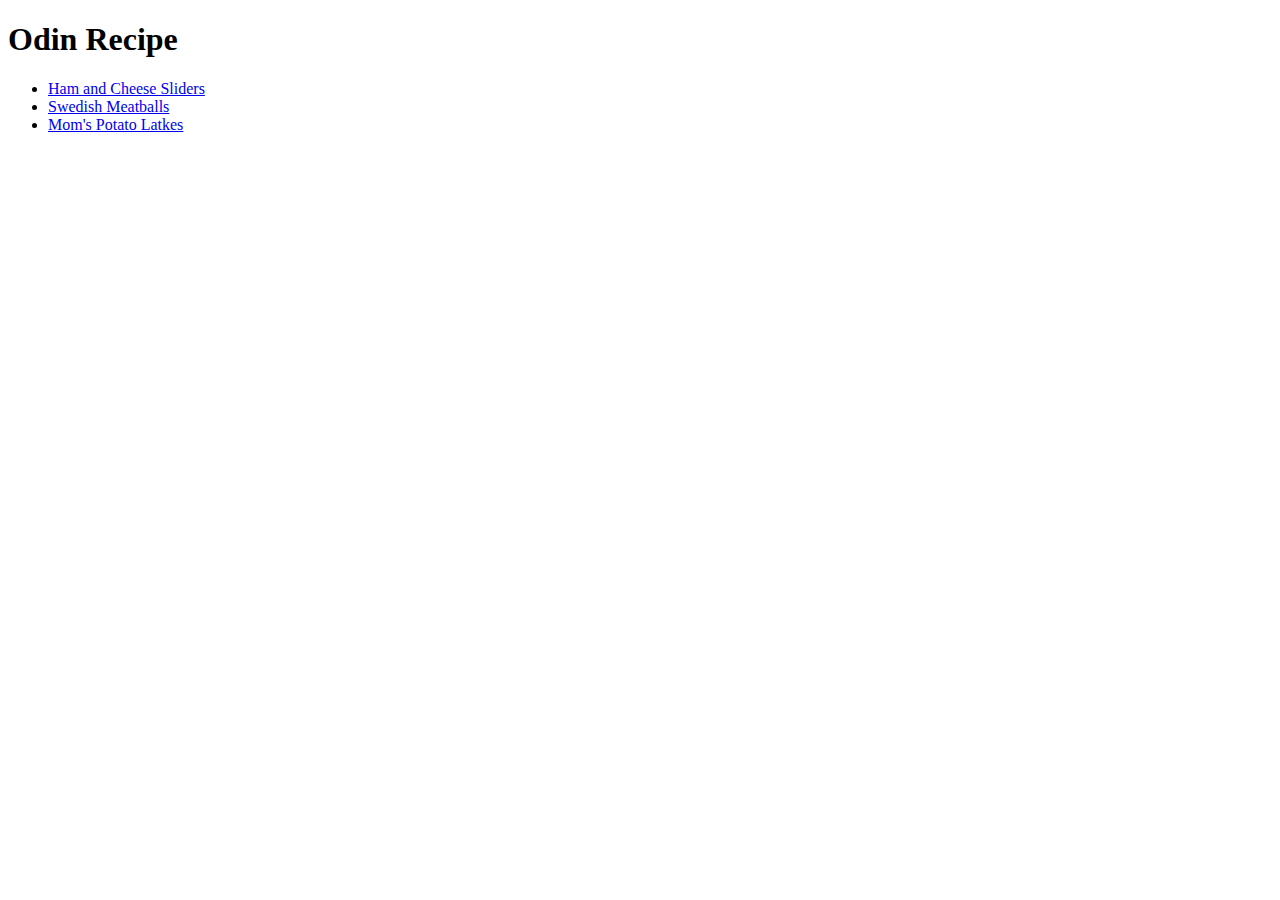
<file: index.html>
<!DOCTYPE html>
<html lang="en">
<head>
    <meta charset="UTF-8">
    <meta name="viewport" content="width=device-width, initial-scale=1.0">
    <title>Document</title>
</head>
<body>
    <h1>Odin Recipe</h1>
    <ul>
        <li><a href="recipes/Ham and Cheese Sliders.html">Ham and Cheese Sliders</a></li>
        <li><a href="recipes/Swedish-meatballs.html">Swedish Meatballs</a></li>
        <li><a href="recipes/Mom's-Potato-Latkes.html">Mom's Potato Latkes</a></li>
    </ul>
</body>
</html>
</file>
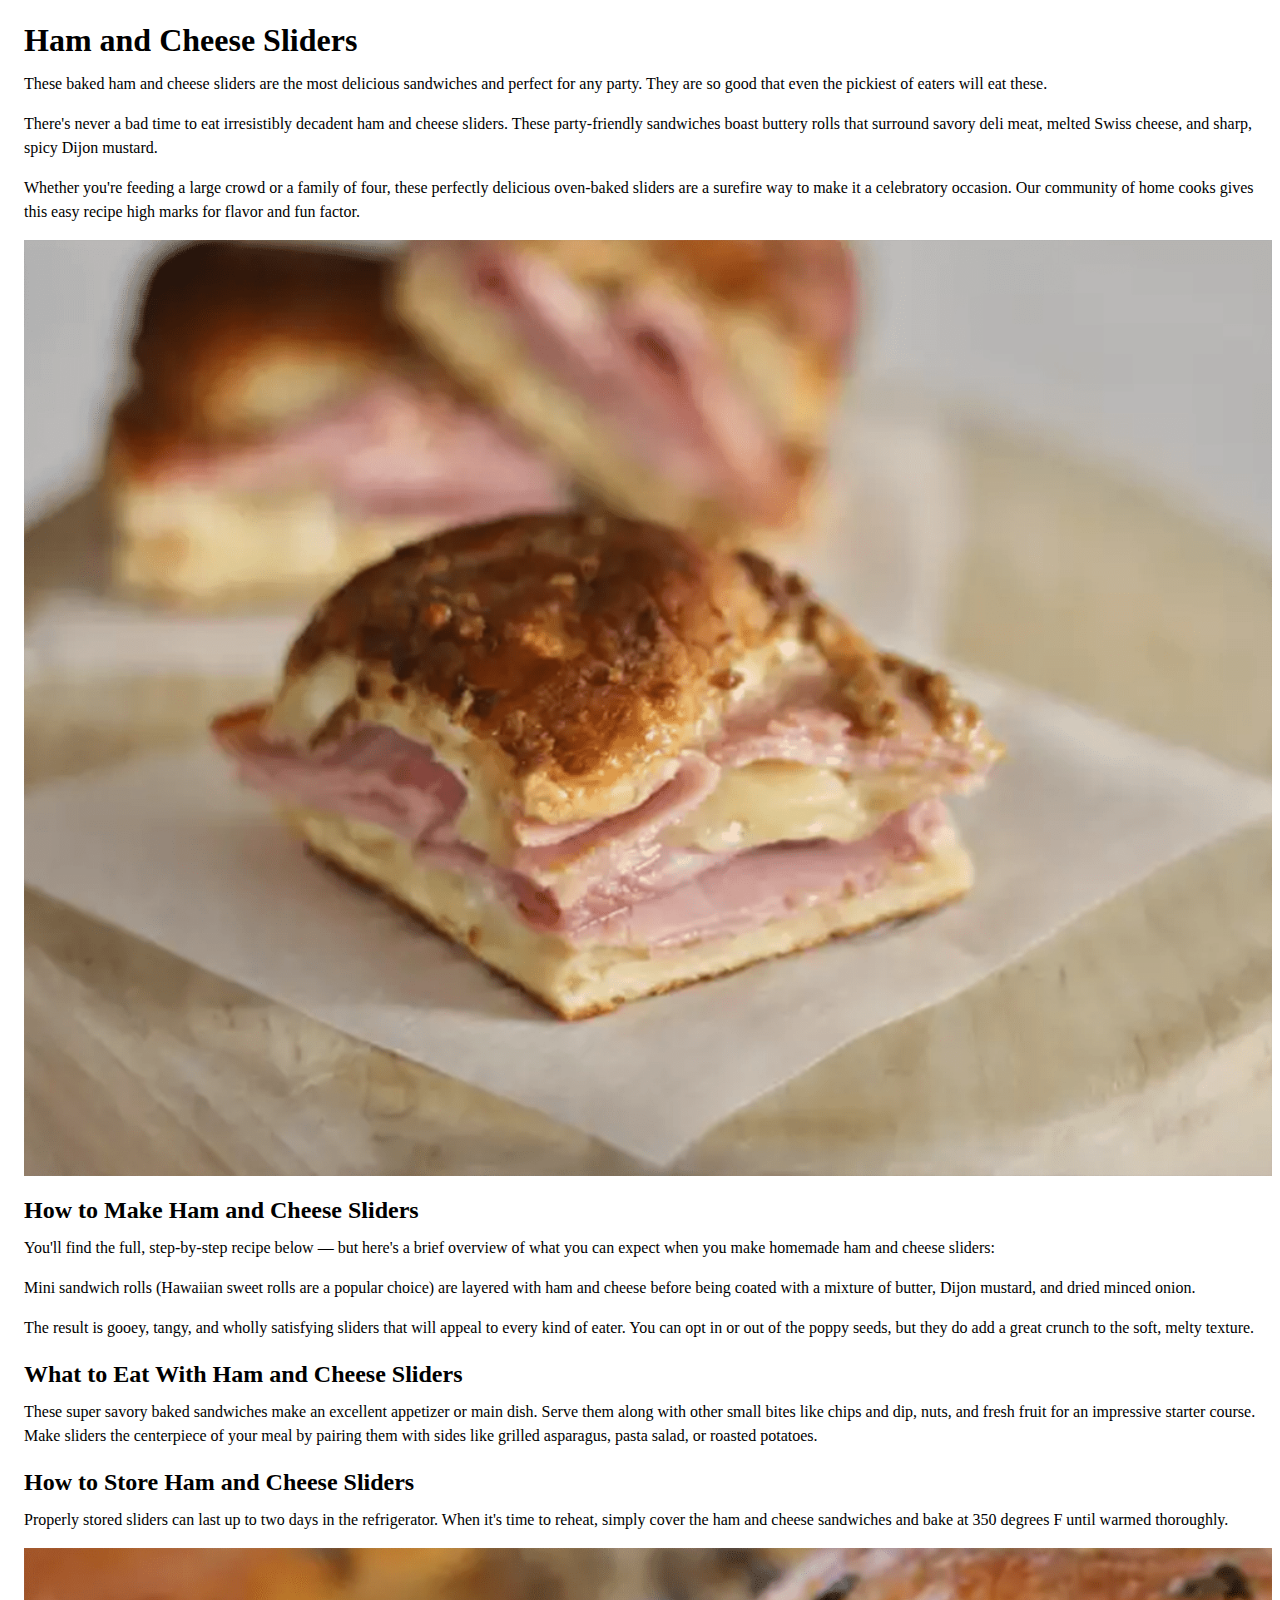
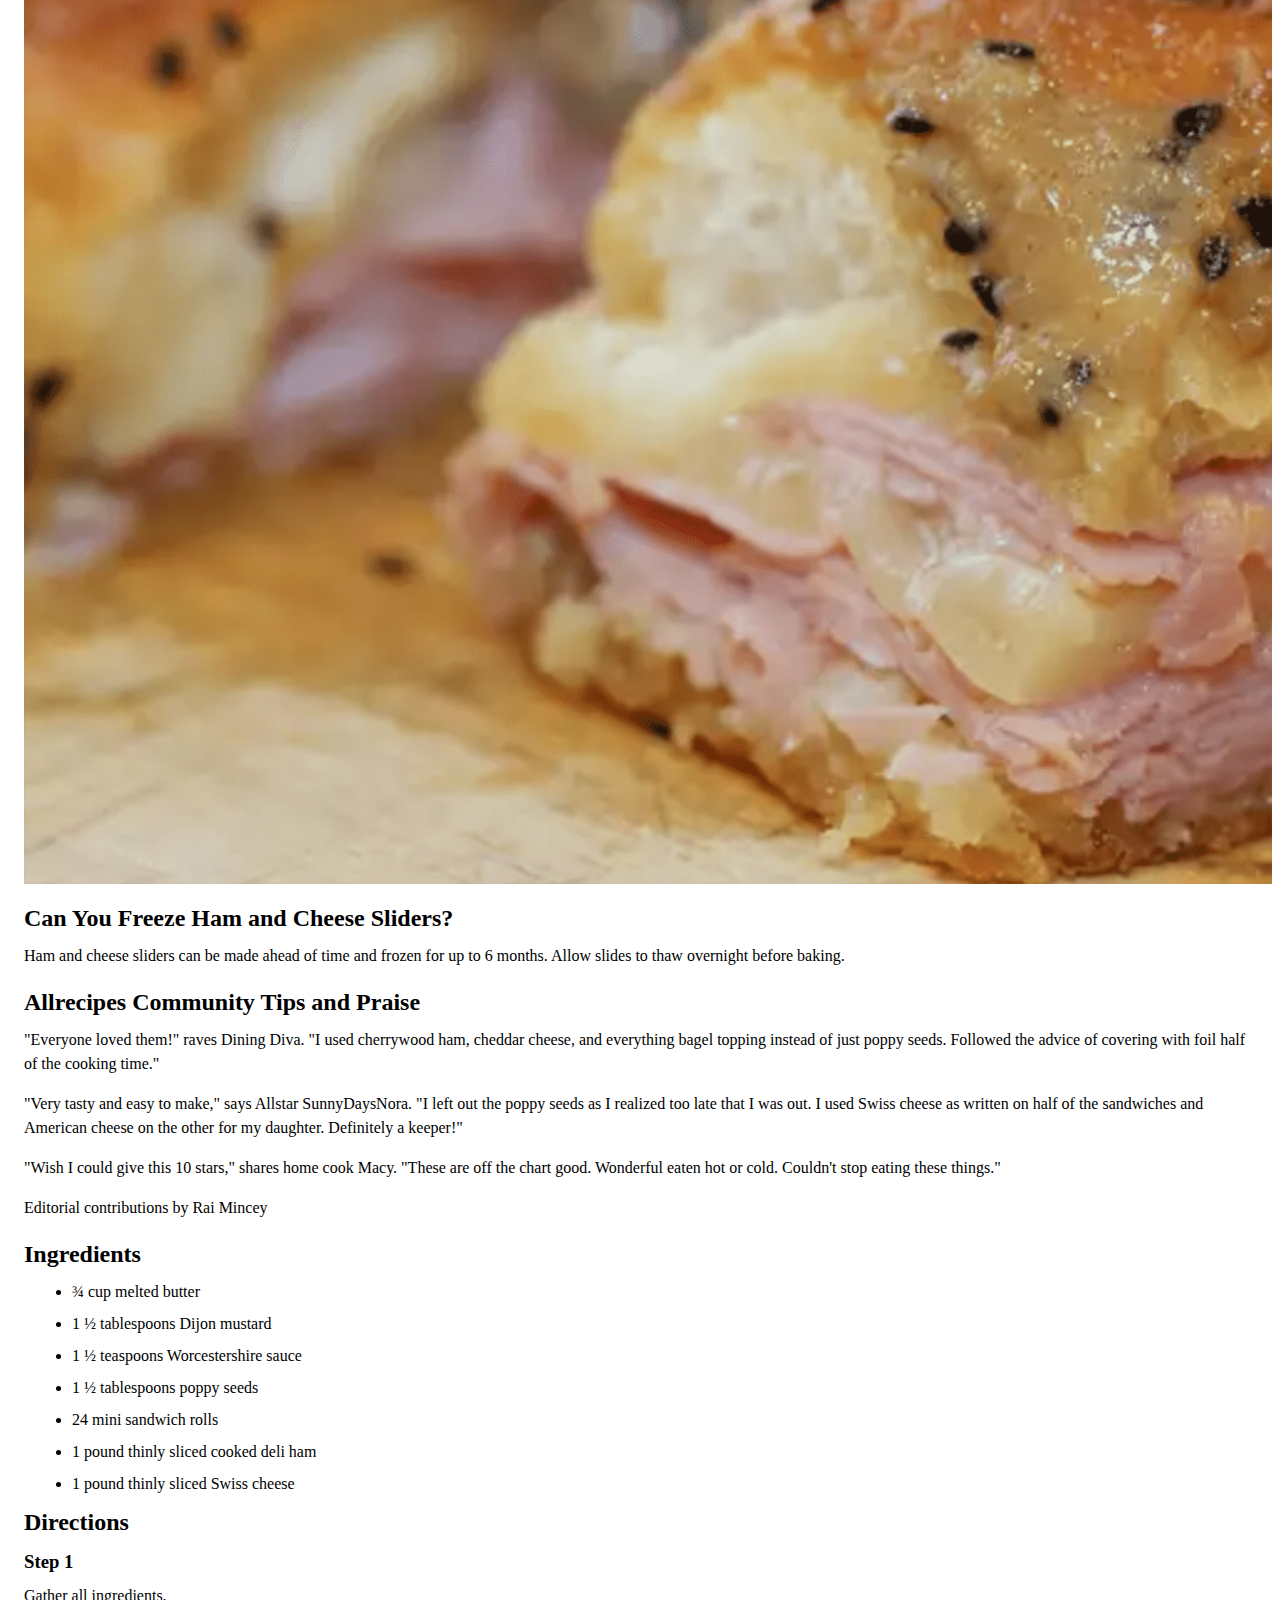
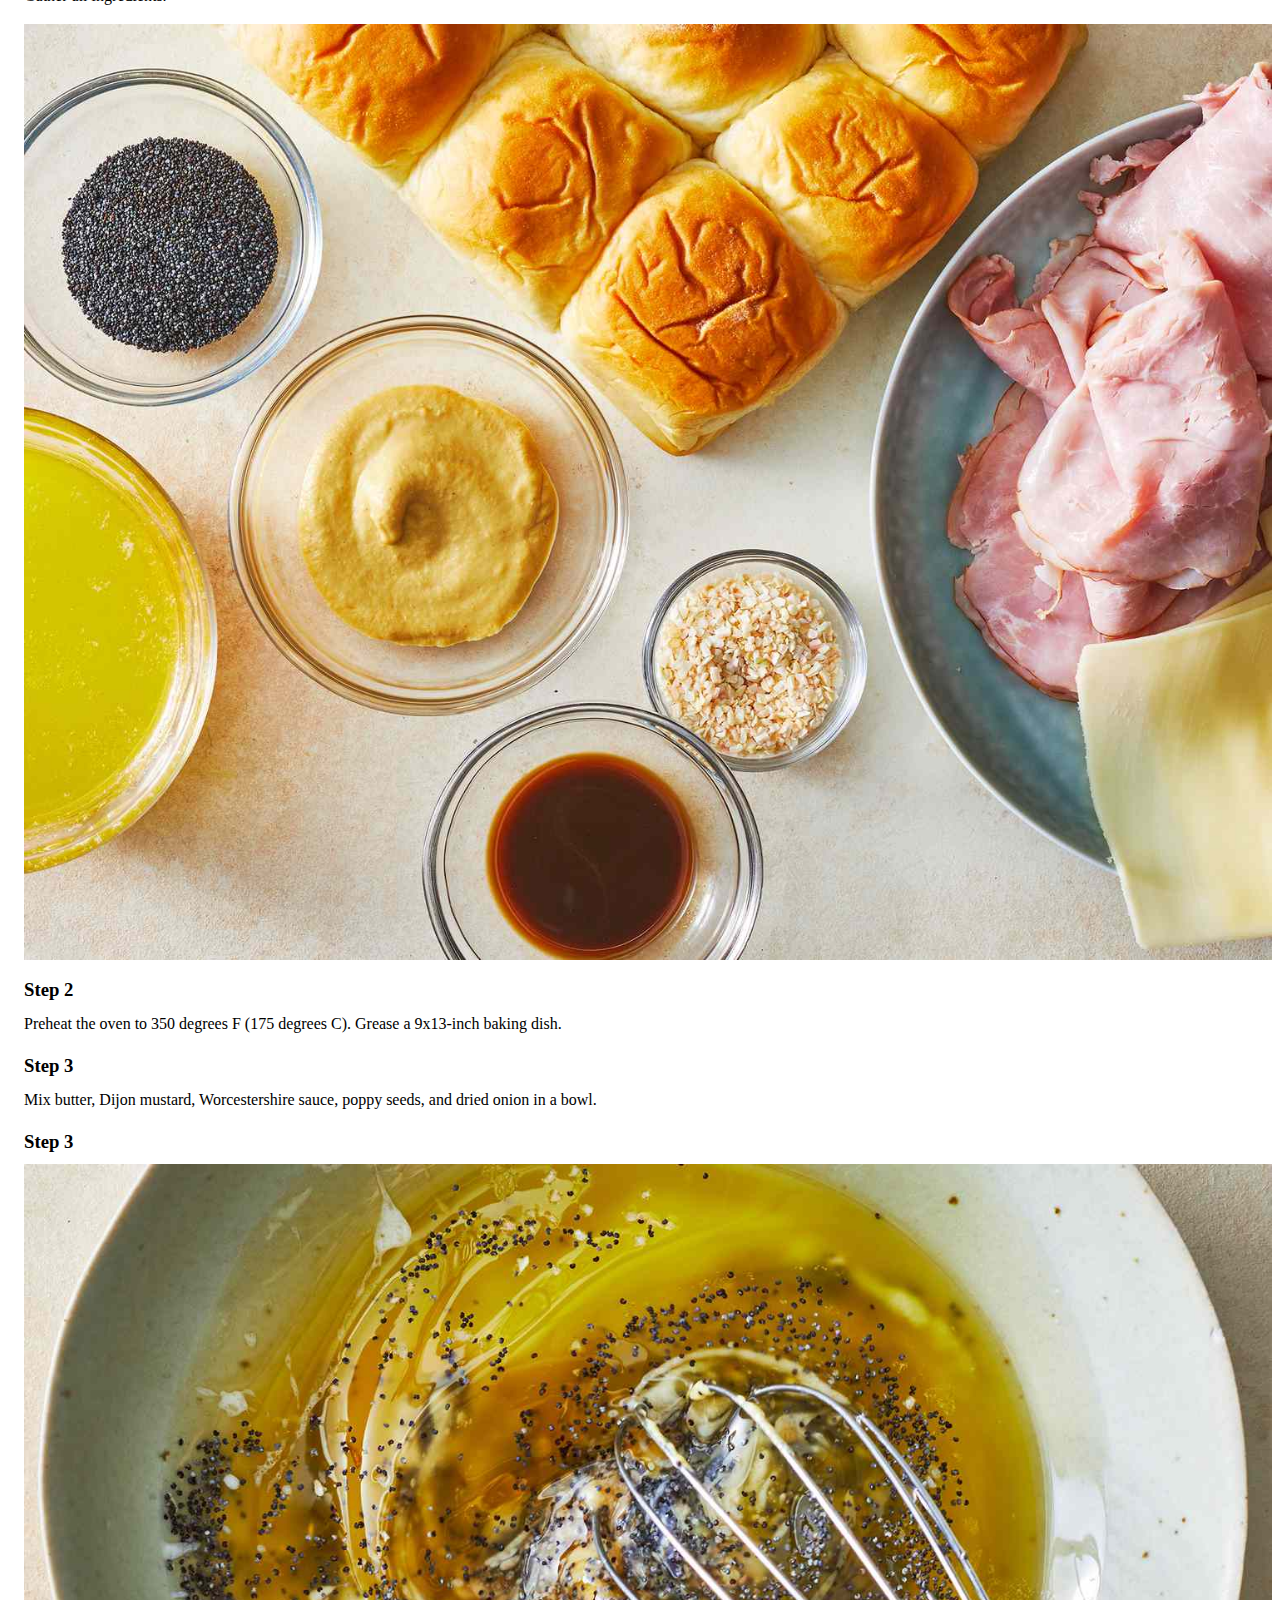
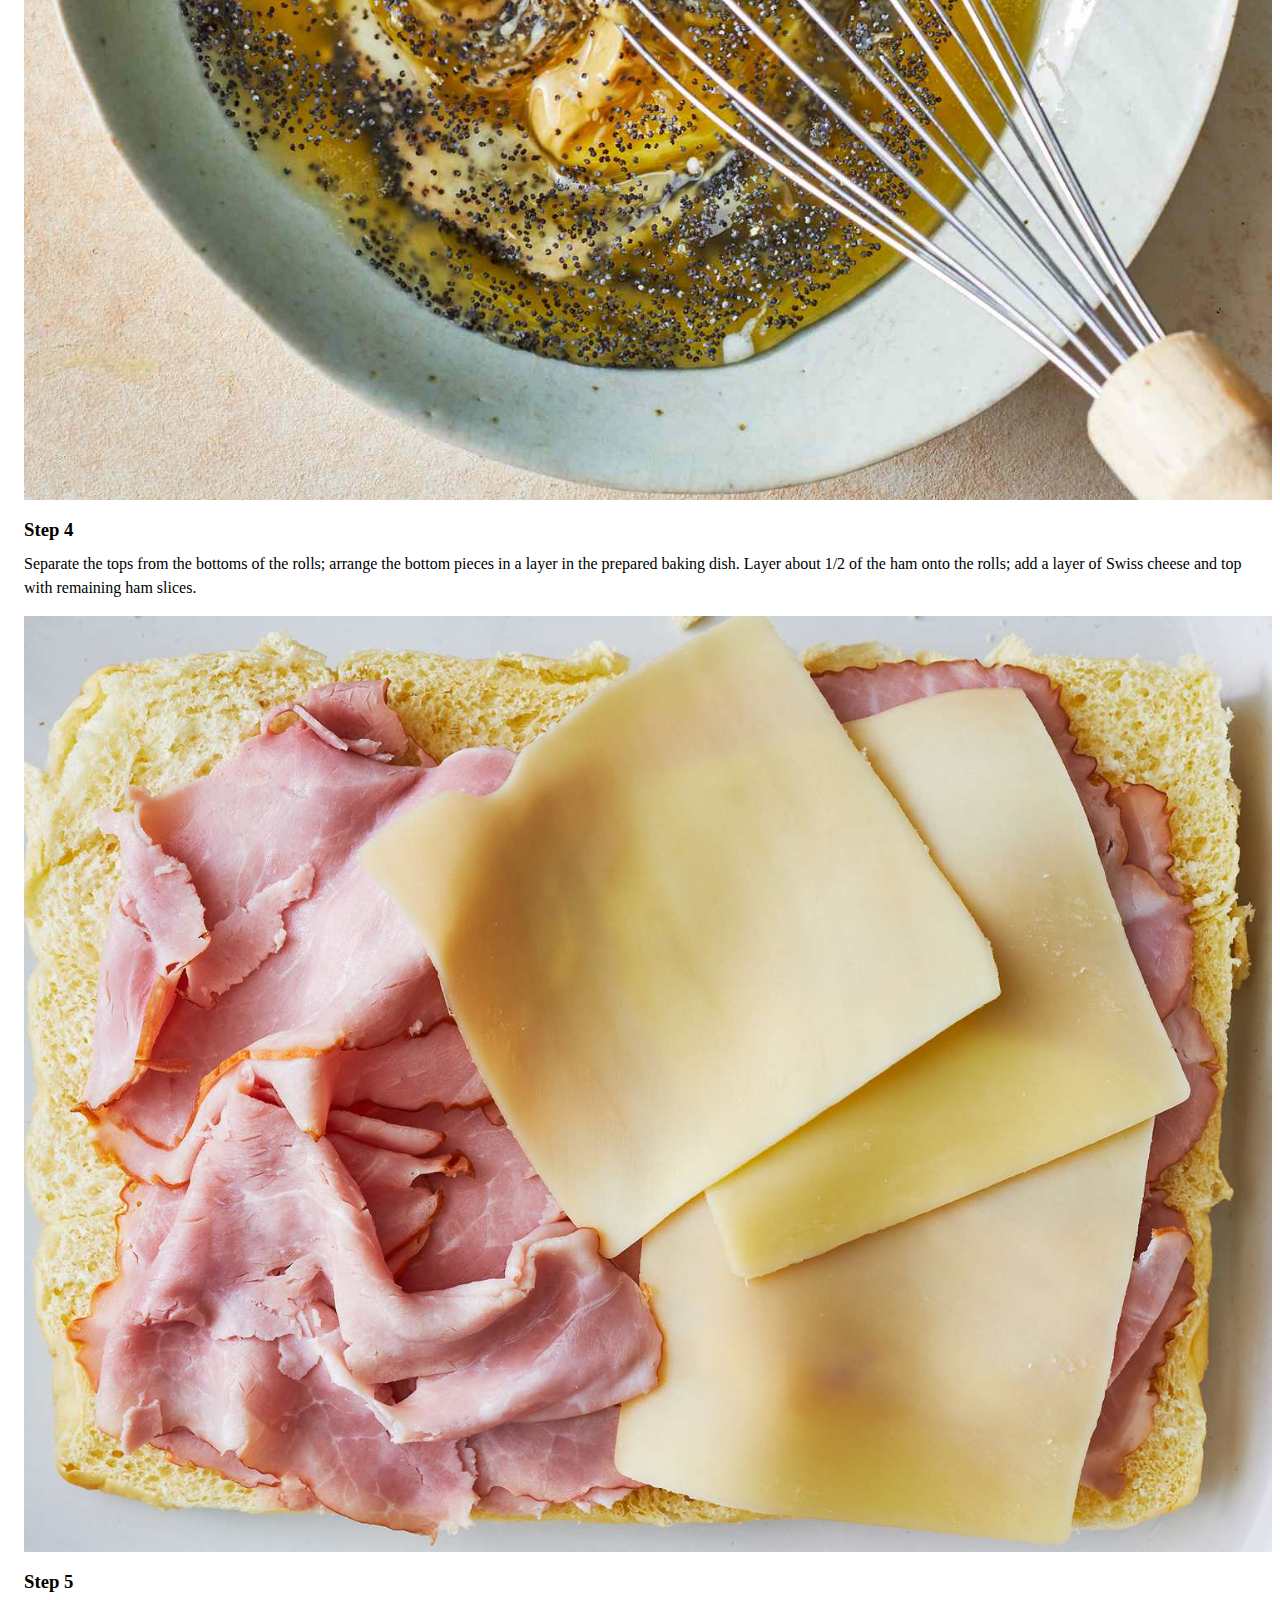
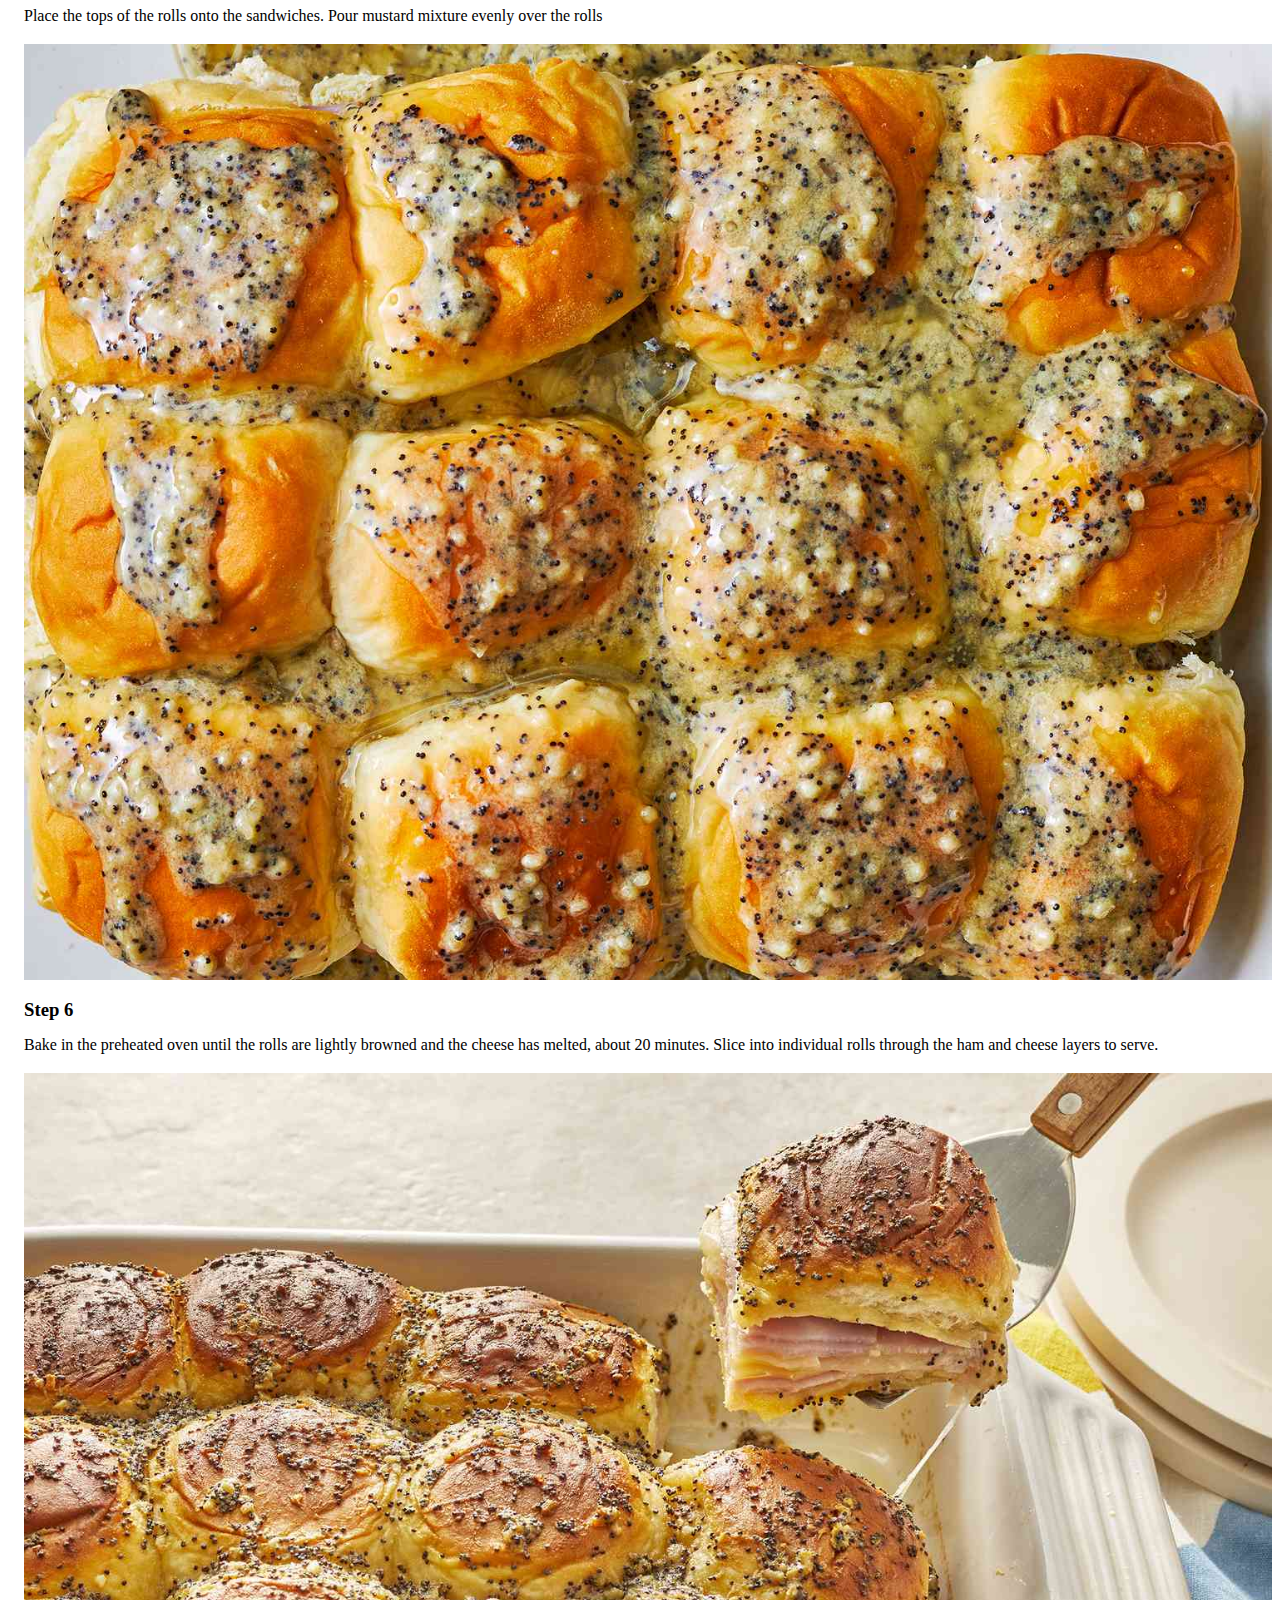
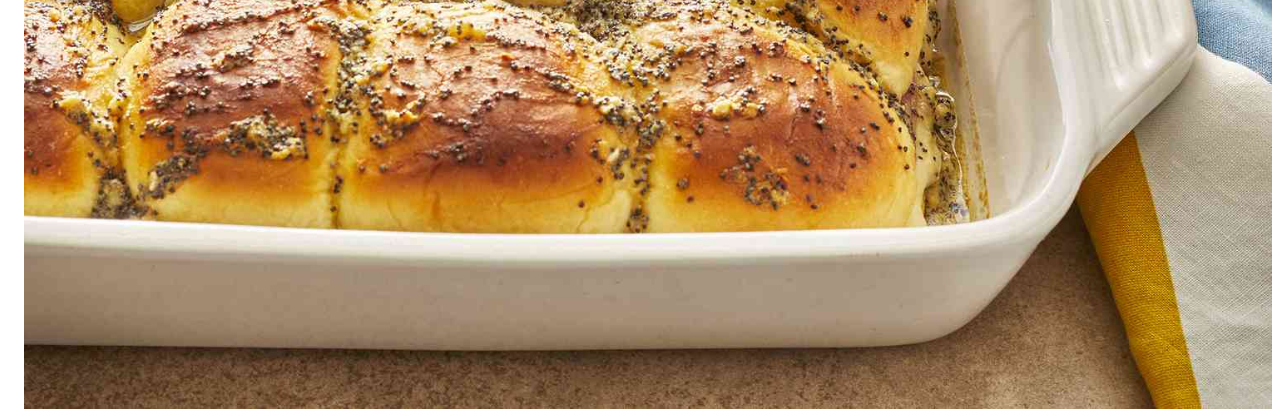
<file: recipes/Ham and Cheese Sliders.html>
<!DOCTYPE html>
<html lang="en">
<head>
    <link rel="stylesheet" href="styles-recipes.css">
    <meta charset="UTF-8">
    <meta name="viewport" content="width=device-width, initial-scale=1.0">
    <title>Ham and Cheese Sliders</title>

</head>
<body>
    <h1>Ham and Cheese Sliders</h1>
        <p>These baked ham and cheese sliders are the most delicious sandwiches and perfect for any party. They are so good that even the pickiest of eaters will eat these.</p>
        <p>There's never a bad time to eat irresistibly decadent ham and cheese sliders. These party-friendly sandwiches boast buttery rolls that surround savory deli meat, melted Swiss cheese, and sharp, spicy Dijon mustard.</p>
        <p>Whether you're feeding a large crowd or a family of four, these perfectly delicious oven-baked sliders are a surefire way to make it a celebratory occasion. Our community of home cooks gives this easy recipe high marks for flavor and fun factor.</p>
            <img src="/recipes/Pictures/baked-ham-and-cheese-sliders-4x3-sunnydaysnora-9c5c63dffafa46b78063cb86c6e1f734.png" alt="Ham and Cheese Sliders on tissue paper">
    <h2>How to Make Ham and Cheese Sliders</h2>
        <p>You'll find the full, step-by-step recipe below — but here's a brief overview of what you can expect when you make homemade ham and cheese sliders:</p>
        <p>Mini sandwich rolls (Hawaiian sweet rolls are a popular choice) are layered with ham and cheese before being coated with a mixture of butter, Dijon mustard, and dried minced onion.</p>
        <p>The result is gooey, tangy, and wholly satisfying sliders that will appeal to every kind of eater. You can opt in or out of the poppy seeds, but they do add a great crunch to the soft, melty texture.</p>
    <h2>What to Eat With Ham and Cheese Sliders</h2>
        <p>These super savory baked sandwiches make an excellent appetizer or main dish. Serve them along with other small bites like chips and dip, nuts, and fresh fruit for an impressive starter course. Make sliders the centerpiece of your meal by pairing them with sides like grilled asparagus, pasta salad, or roasted potatoes.</p>
    <h2>How to Store Ham and Cheese Sliders</h2>
        <p>Properly stored sliders can last up to two days in the refrigerator. When it's time to reheat, simply cover the ham and cheese sandwiches and bake at 350 degrees F until warmed thoroughly.</p>
            <img src="/recipes/Pictures/baked-ham-and-cheese-sliders-4x3-aac7666df52640e1b1cb0fe9b3fb4fff.png" alt="Ham and Cheese Sliders close up picture">
    <h2>Can You Freeze Ham and Cheese Sliders?</h2>
        <p>Ham and cheese sliders can be made ahead of time and frozen for up to 6 months. Allow slides to thaw overnight before baking.</p>
    <h2>Allrecipes Community Tips and Praise</h2>
        <p>"Everyone loved them!" raves Dining Diva. "I used cherrywood ham, cheddar cheese, and everything bagel topping instead of just poppy seeds. Followed the advice of covering with foil half of the cooking time."</p>
        <p>"Very tasty and easy to make," says Allstar SunnyDaysNora. "I left out the poppy seeds as I realized too late that I was out. I used Swiss cheese as written on half of the sandwiches and American cheese on the other for my daughter. Definitely a keeper!"</p>
        <p>"Wish I could give this 10 stars," shares home cook Macy. "These are off the chart good. Wonderful eaten hot or cold. Couldn't stop eating these things."</p>
        <p>Editorial contributions by Rai Mincey</p>
    <h2>Ingredients</h2>
    <ul>
        <li>¾ cup melted butter</li>
        <li>1 ½ tablespoons Dijon mustard</li>
        <li>1 ½ teaspoons Worcestershire sauce</li>
        <li>1 ½ tablespoons poppy seeds</li>
        <li>24 mini sandwich rolls</li>
        <li>1 pound thinly sliced cooked deli ham</li>
        <li>1 pound thinly sliced Swiss cheese</li>
    </ul>
    <h2>Directions</h2>
        <h3>Step 1</h3>
            <p>Gather all ingredients.</p>
                <img src="/recipes/Pictures/Directions -- .jpeg" alt="Ham and Cheese Sliders ingredients">
        <h3>Step 2</h3>
            <p>Preheat the oven to 350 degrees F (175 degrees C). Grease a 9x13-inch baking dish.</p>
        <h3>Step 3</h3>
            <p>Mix butter, Dijon mustard, Worcestershire sauce, poppy seeds, and dried onion in a bowl.</p>
        <h3>Step 3</h3>
                <img src="/recipes/Pictures/Whisk.jpeg" alt="Ham and Cheese Sliders whisky">
        <h3>Step 4</h3>
            <p>Separate the tops from the bottoms of the rolls; arrange the bottom pieces in a layer in the prepared baking dish. Layer about 1/2 of the ham onto the rolls; add a layer of Swiss cheese and top with remaining ham slices.</p>
                <img src="/recipes/Pictures/Ham and Cheese.jpeg" alt="Ham and Cheese on top of bread">
        <h3>Step 5</h3>
            <p>Place the tops of the rolls onto the sandwiches. Pour mustard mixture evenly over the rolls</p>
                <img src="/recipes/Pictures/Semi Done.jpeg" alt="Ham and Cheese Sliders with sauce on top">
        <h3>Step 6</h3>
            <p>Bake in the preheated oven until the rolls are lightly browned and the cheese has melted, about 20 minutes. Slice into individual rolls through the ham and cheese layers to serve.</p>
                <img src="/recipes/Pictures/Done.jpeg" alt="Ham and Cheese Sliders done baking">
                
</body>
</html>
</file>
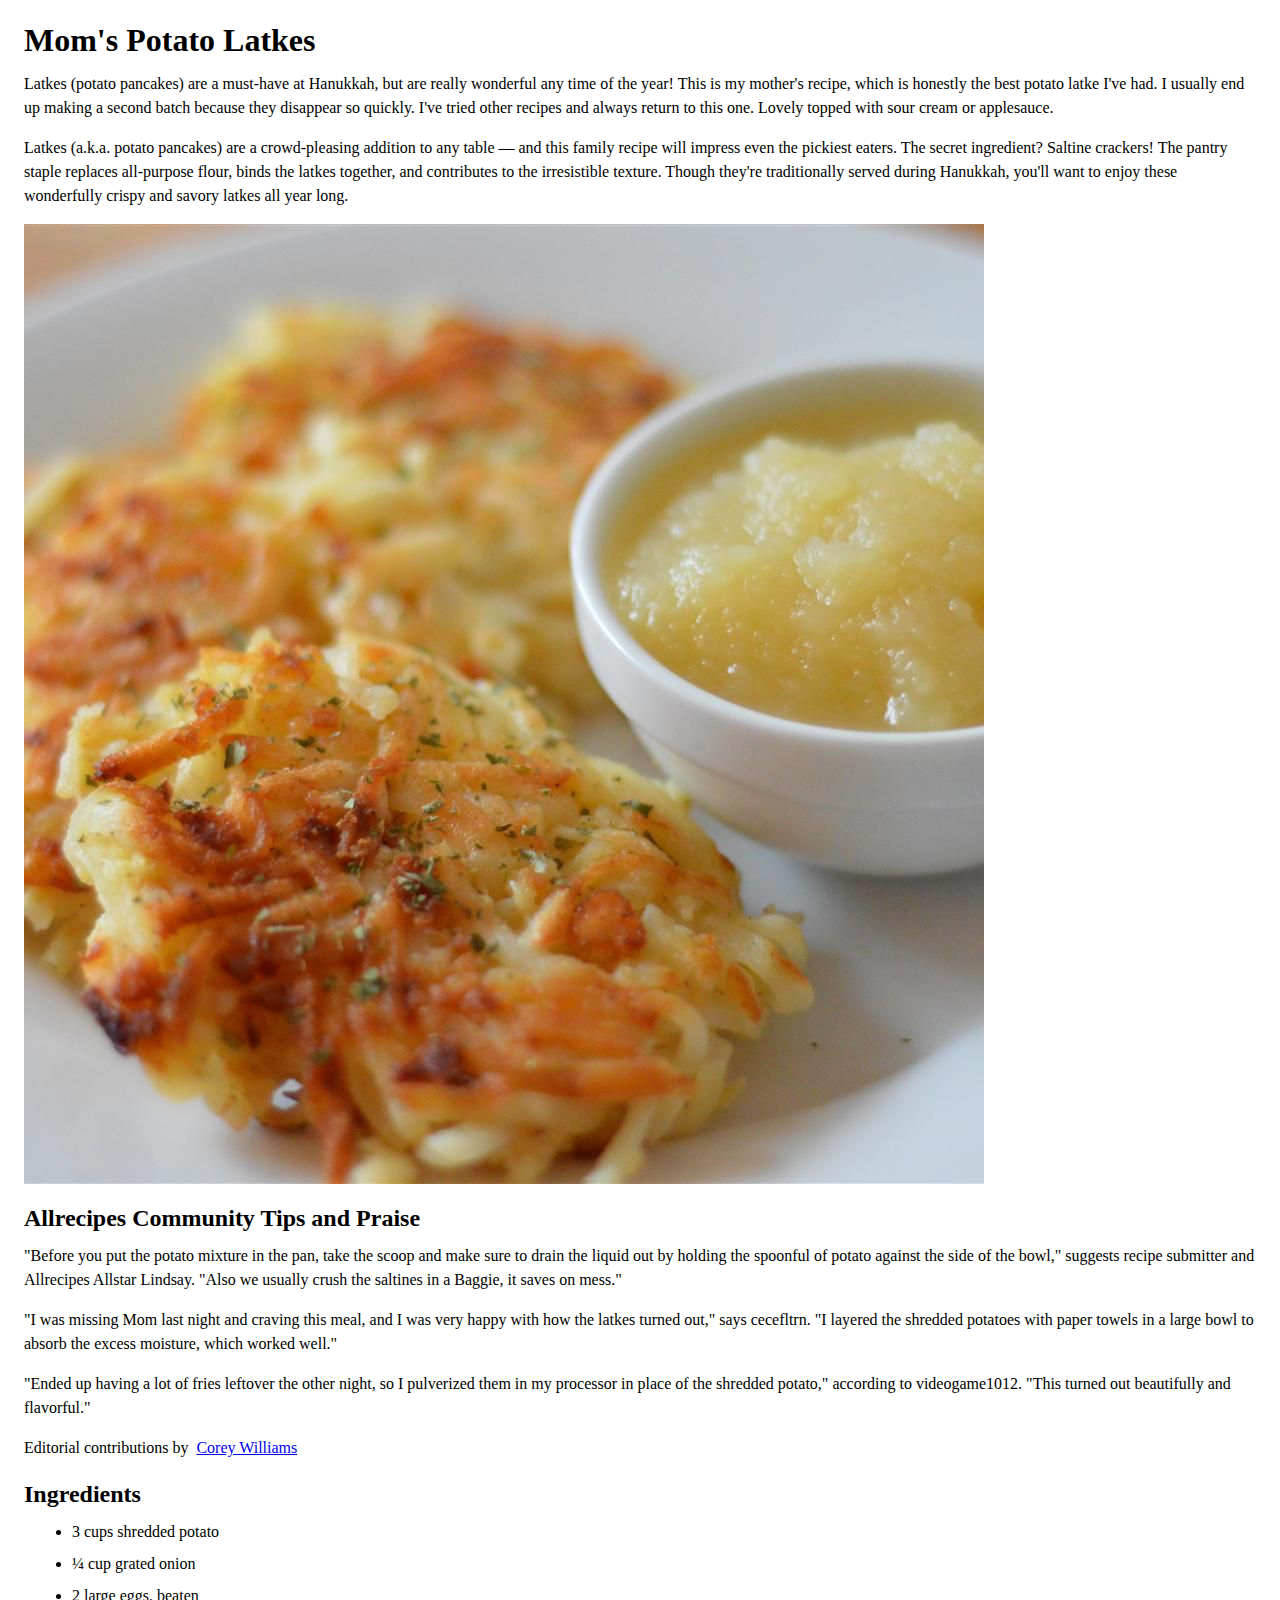
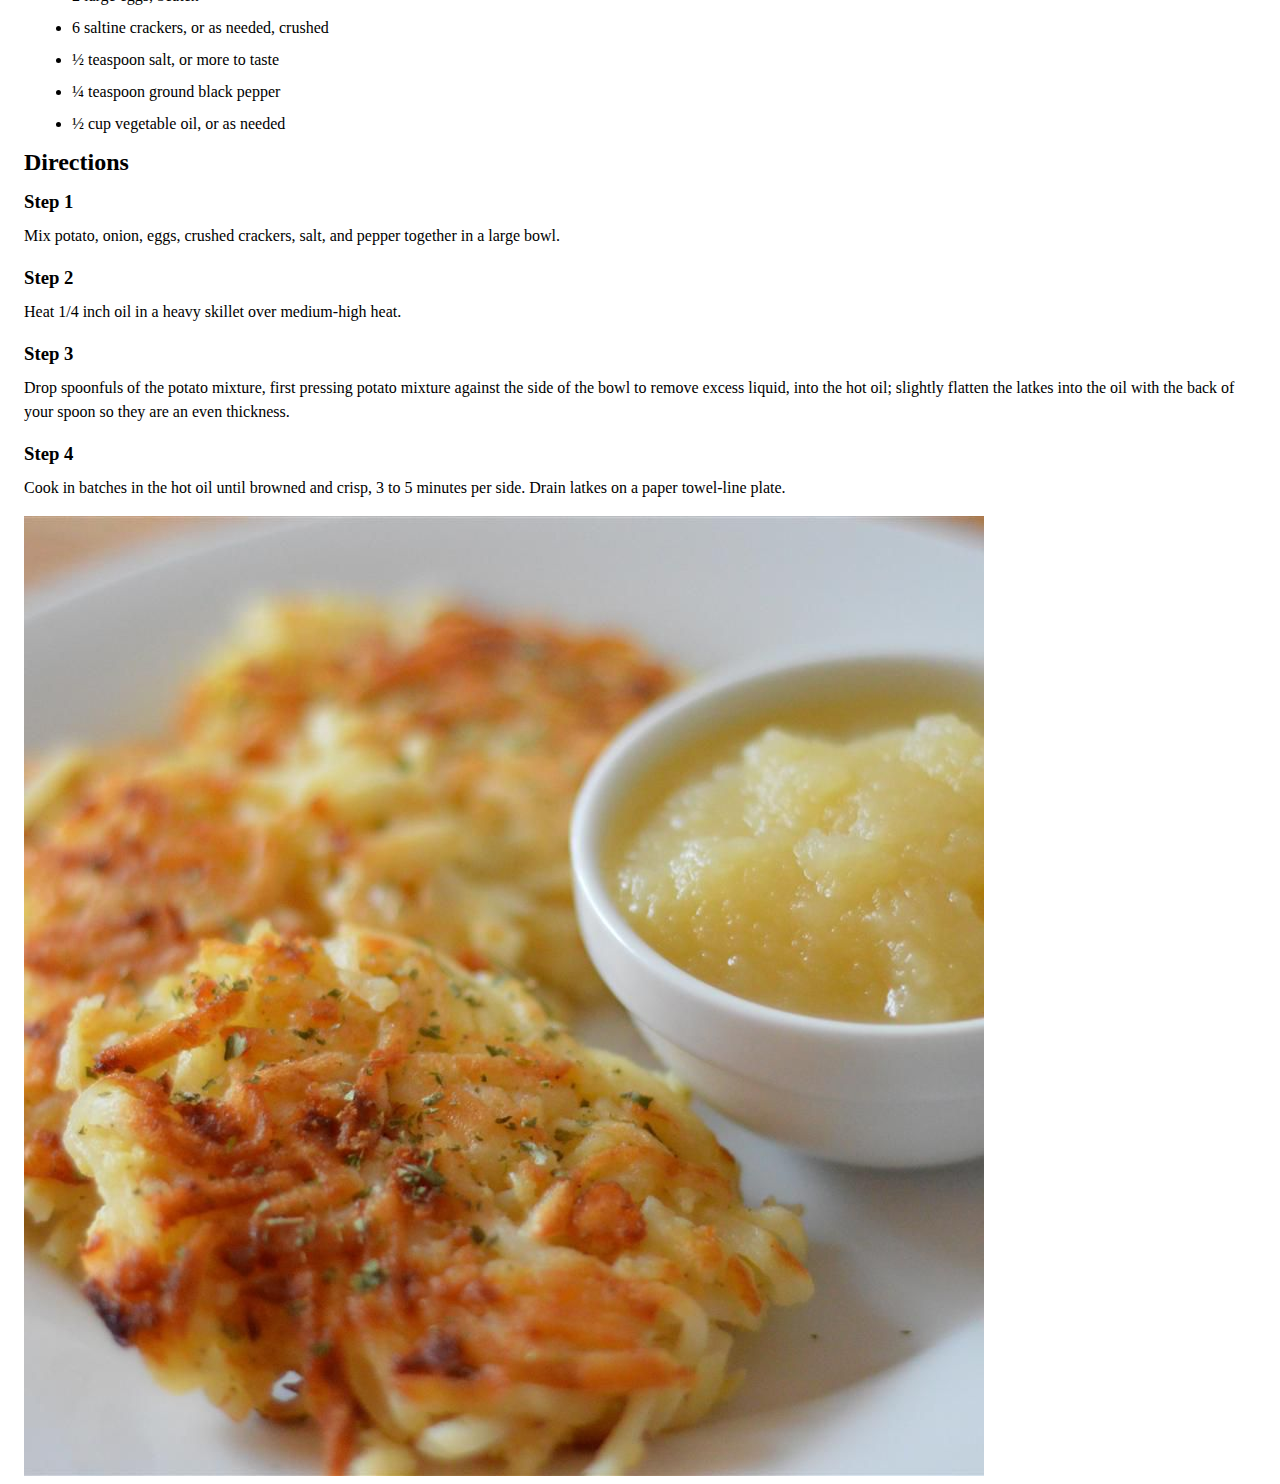
<file: recipes/Mom's-Potato-Latkes.html>
<!DOCTYPE html>
<html lang="en">
<head>
    <link rel="stylesheet" href="styles-recipes.css">
    <meta charset="UTF-8">
    <meta name="viewport" content="width=device-width, initial-scale=1.0">
    <title>Mom's Potato Latkes</title>
</head>
<body>
    <h1>Mom's Potato Latkes</h1>
        <p>Latkes (potato pancakes) are a must-have at Hanukkah, but are really wonderful any time of the year! This is my mother's recipe, which is honestly the best potato latke I've had. I usually end up making a second batch because they disappear so quickly. I've tried other recipes and always return to this one. Lovely topped with sour cream or applesauce.</p>
        <p>Latkes (a.k.a. potato pancakes) are a crowd-pleasing addition to any table — and this family recipe will impress even the pickiest eaters. The secret ingredient? Saltine crackers! The pantry staple replaces all-purpose flour, binds the latkes together, and contributes to the irresistible texture. Though they're traditionally served during Hanukkah, you'll want to enjoy these wonderfully crispy and savory latkes all year long.</p>
    <img src="Pictures/Moms-Potato-Latkes/Moms First pic.jpeg" alt="">
    <h2>Allrecipes Community Tips and Praise</h2>
    <p>"Before you put the potato mixture in the pan, take the scoop and make sure to drain the liquid out by holding the spoonful of potato against the side of the bowl," suggests recipe submitter and Allrecipes Allstar Lindsay. "Also we usually crush the saltines in a Baggie, it saves on mess."</p>
    <p>"I was missing Mom last night and craving this meal, and I was very happy with how the latkes turned out," says cecefltrn. "I layered the shredded potatoes with paper towels in a large bowl to absorb the excess moisture, which worked well."</p>
    <p>"Ended up having a lot of fries leftover the other night, so I pulverized them in my processor in place of the shredded potato," according to videogame1012. "This turned out beautifully and flavorful."</p>
    <p>Editorial contributions by<a href="https://www.allrecipes.com/author/corey-williams/">Corey Williams</a></p>
    <h2>Ingredients</h2>
        <ul>
            <li>3 cups shredded potato</li>
            <li>¼ cup grated onion</li>
            <li>2 large eggs, beaten</li>
            <li>6 saltine crackers, or as needed, crushed</li>
            <li>½ teaspoon salt, or more to taste</li>
            <li>¼ teaspoon ground black pepper</li>
            <li>½ cup vegetable oil, or as needed</li>
        </ul>
        <h2>Directions</h2>
            <h3>Step 1</h3>
                <p>Mix potato, onion, eggs, crushed crackers, salt, and pepper together in a large bowl.</p>
            <h3>Step 2</h3>
                <p>Heat 1/4 inch oil in a heavy skillet over medium-high heat.</p>
            <h3>Step 3</h3>
                <p>Drop spoonfuls of the potato mixture, first pressing potato mixture against the side of the bowl to remove excess liquid, into the hot oil; slightly flatten the latkes into the oil with the back of your spoon so they are an even thickness.</p>
            <h3>Step 4</h3>
                <p>Cook in batches in the hot oil until browned and crisp, 3 to 5 minutes per side. Drain latkes on a paper towel-line plate.</p>
                    <img src="Pictures/Moms-Potato-Latkes/Moms First pic.jpeg" alt="">
</body>
    
</body>
</html>
</file>
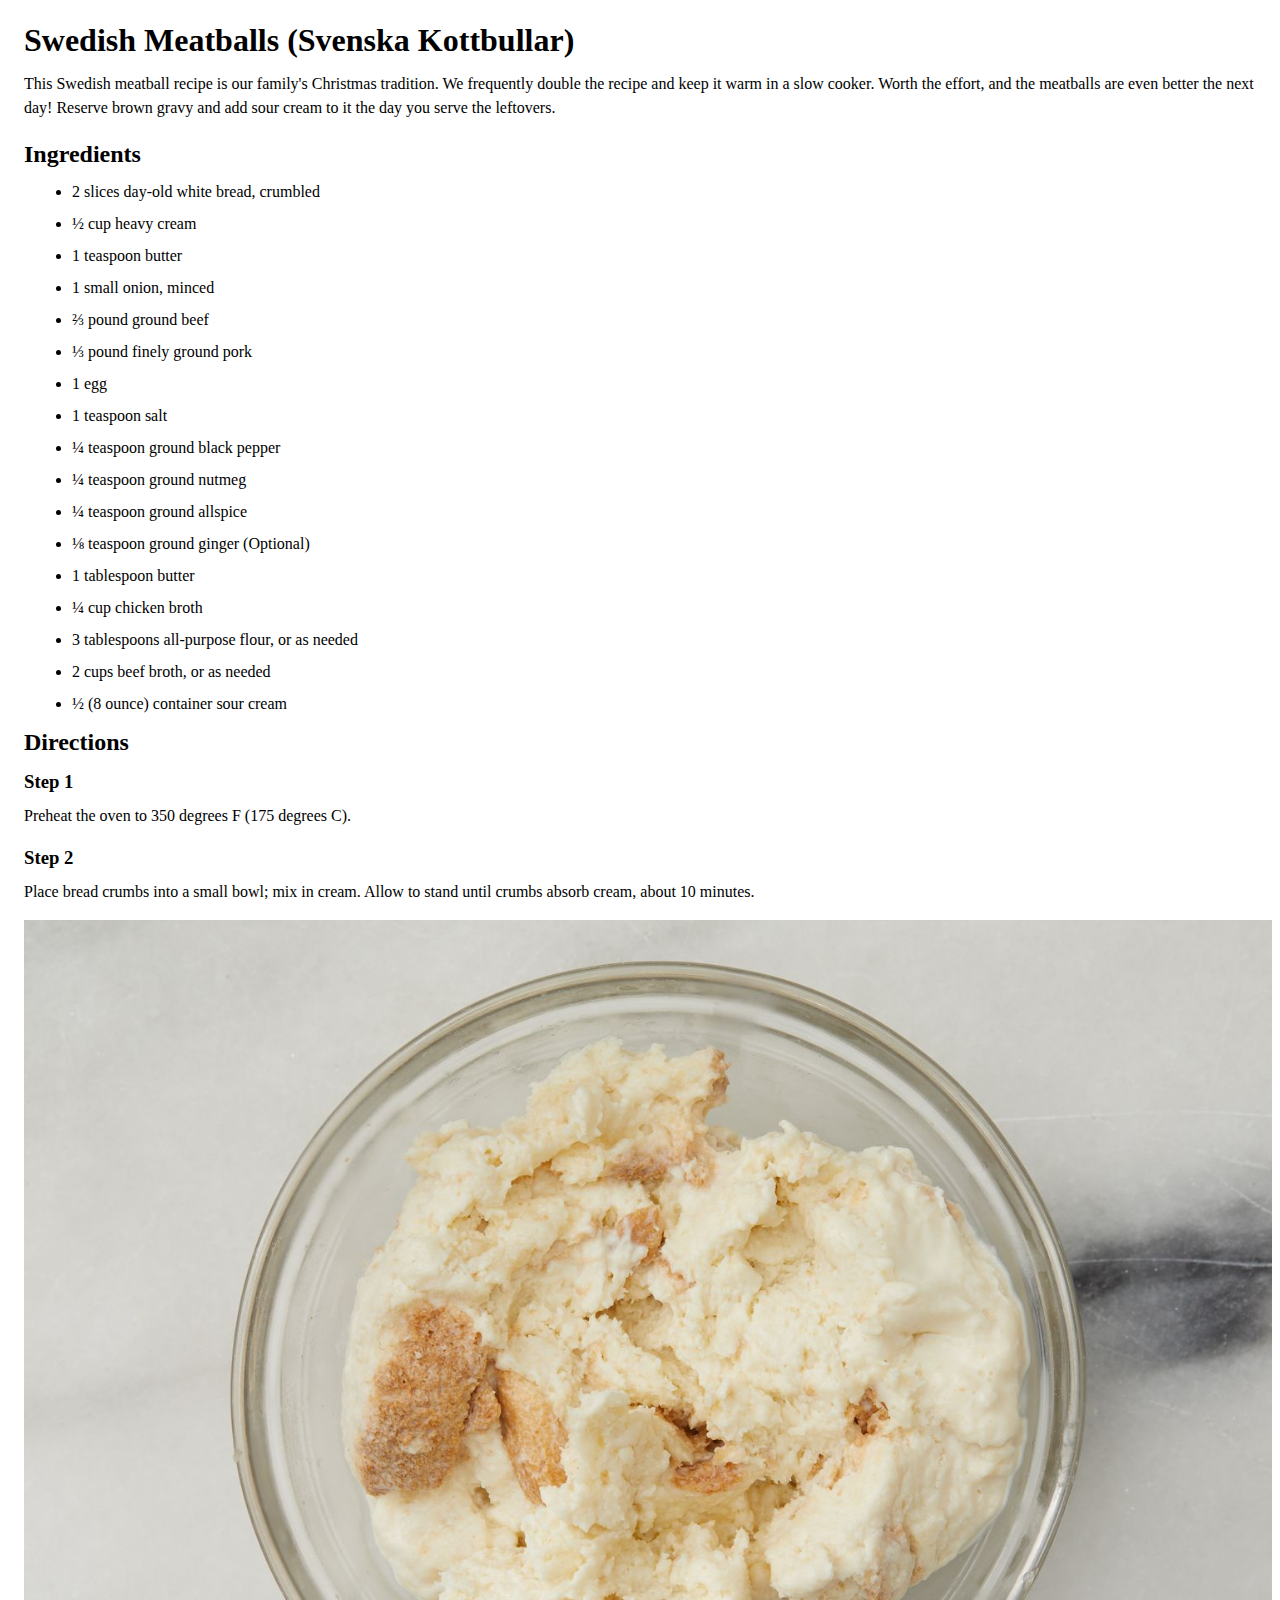
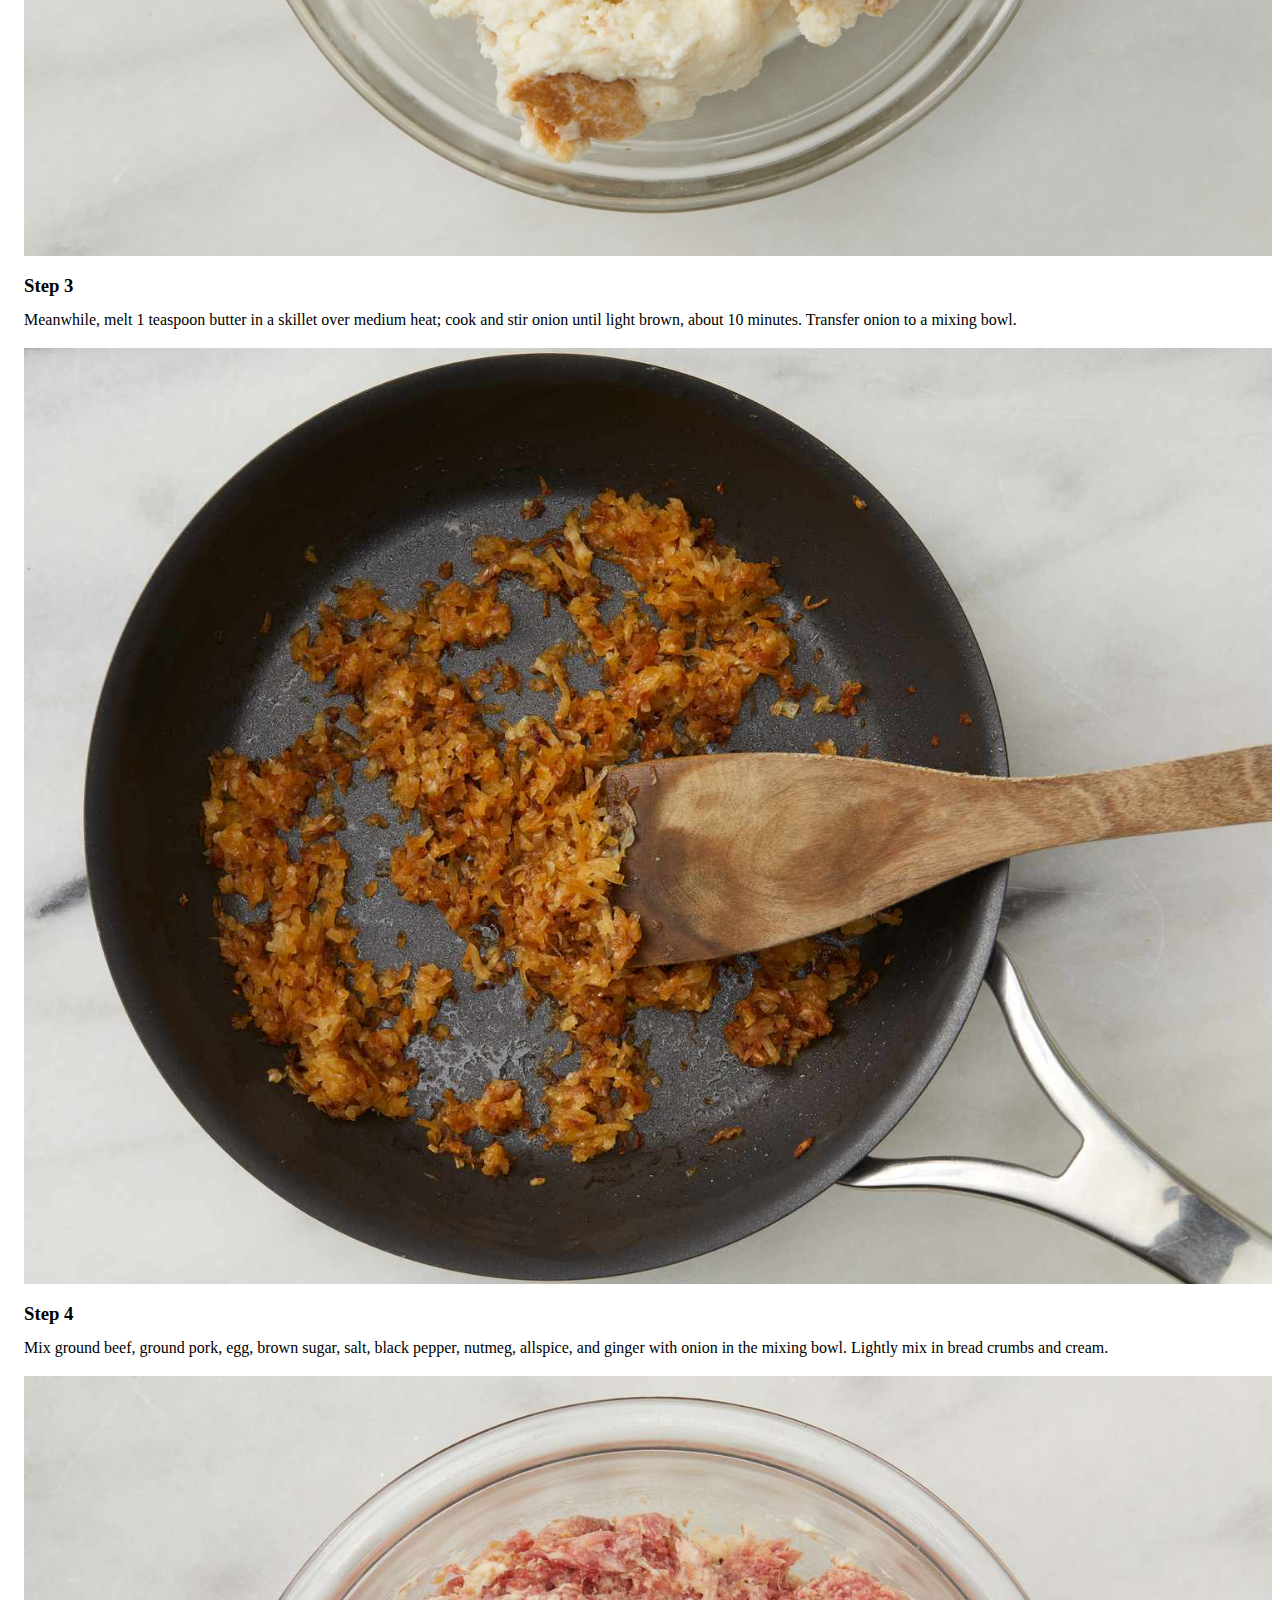
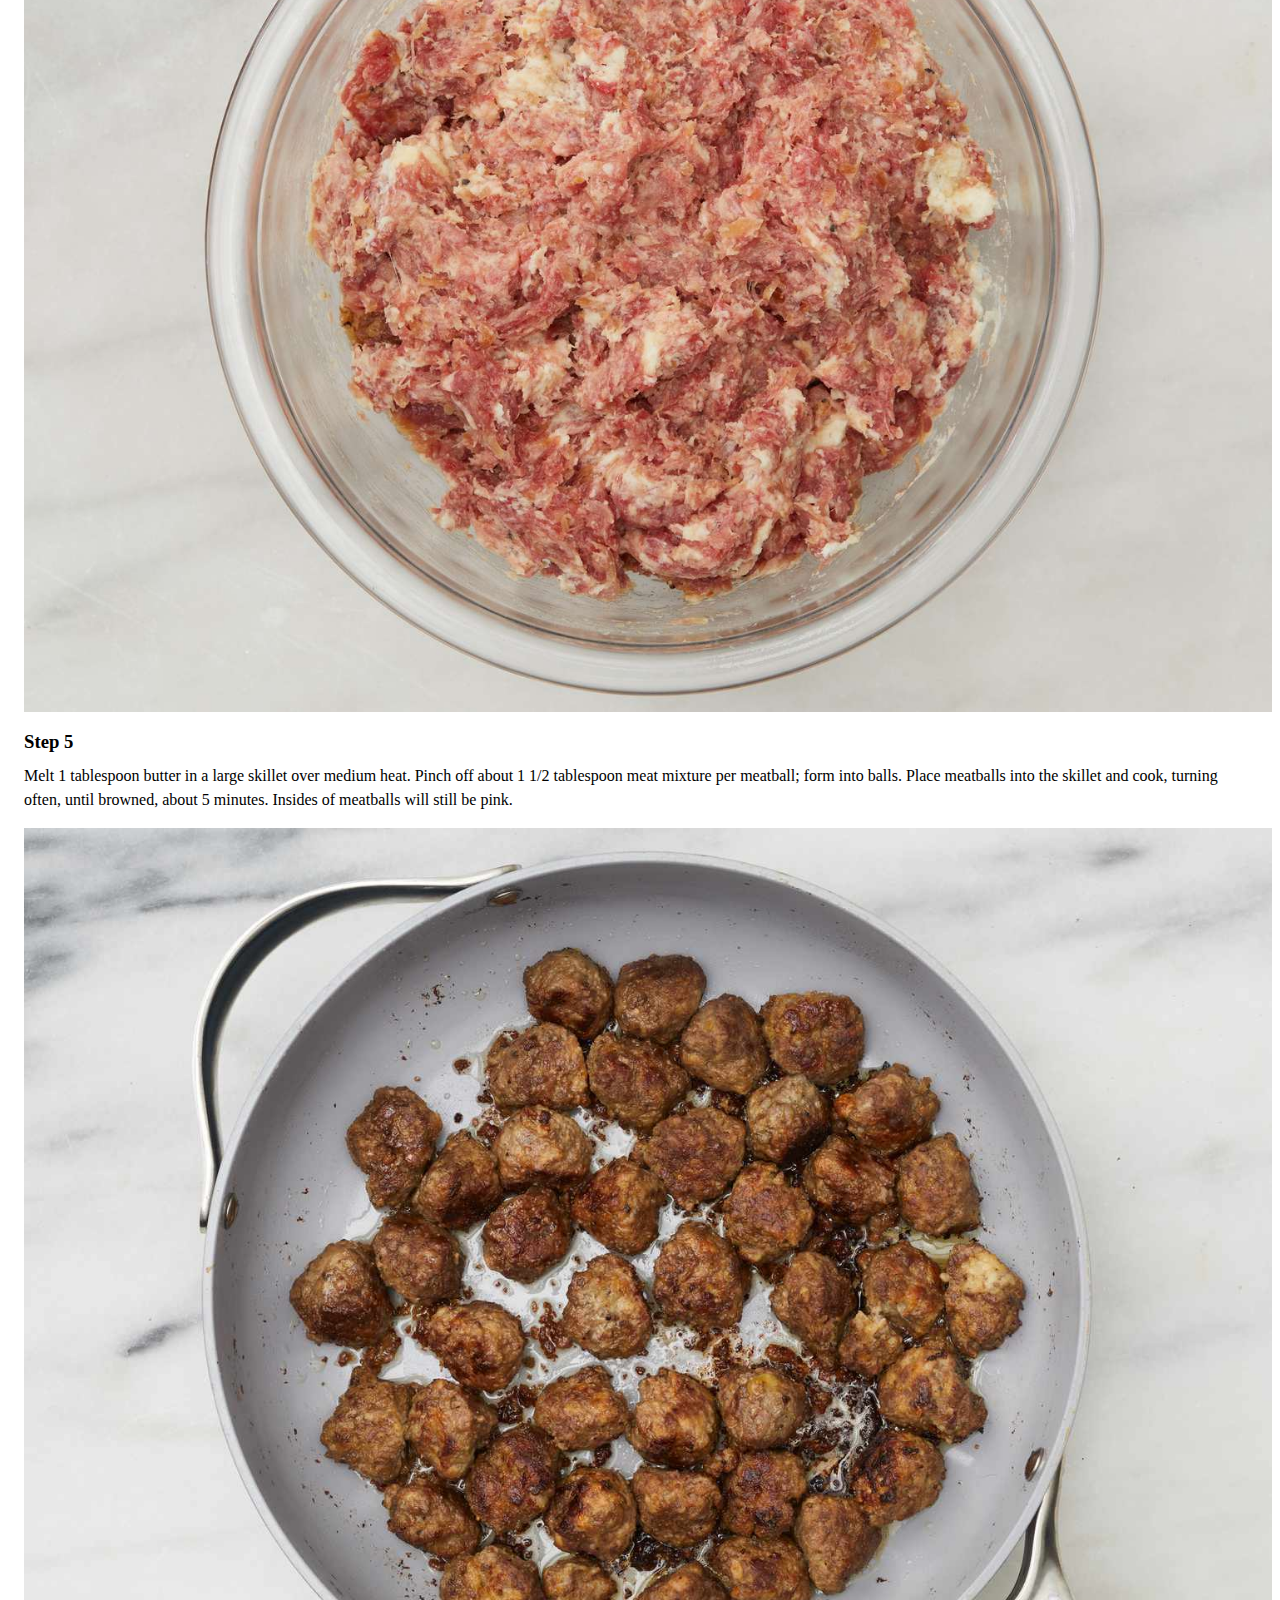
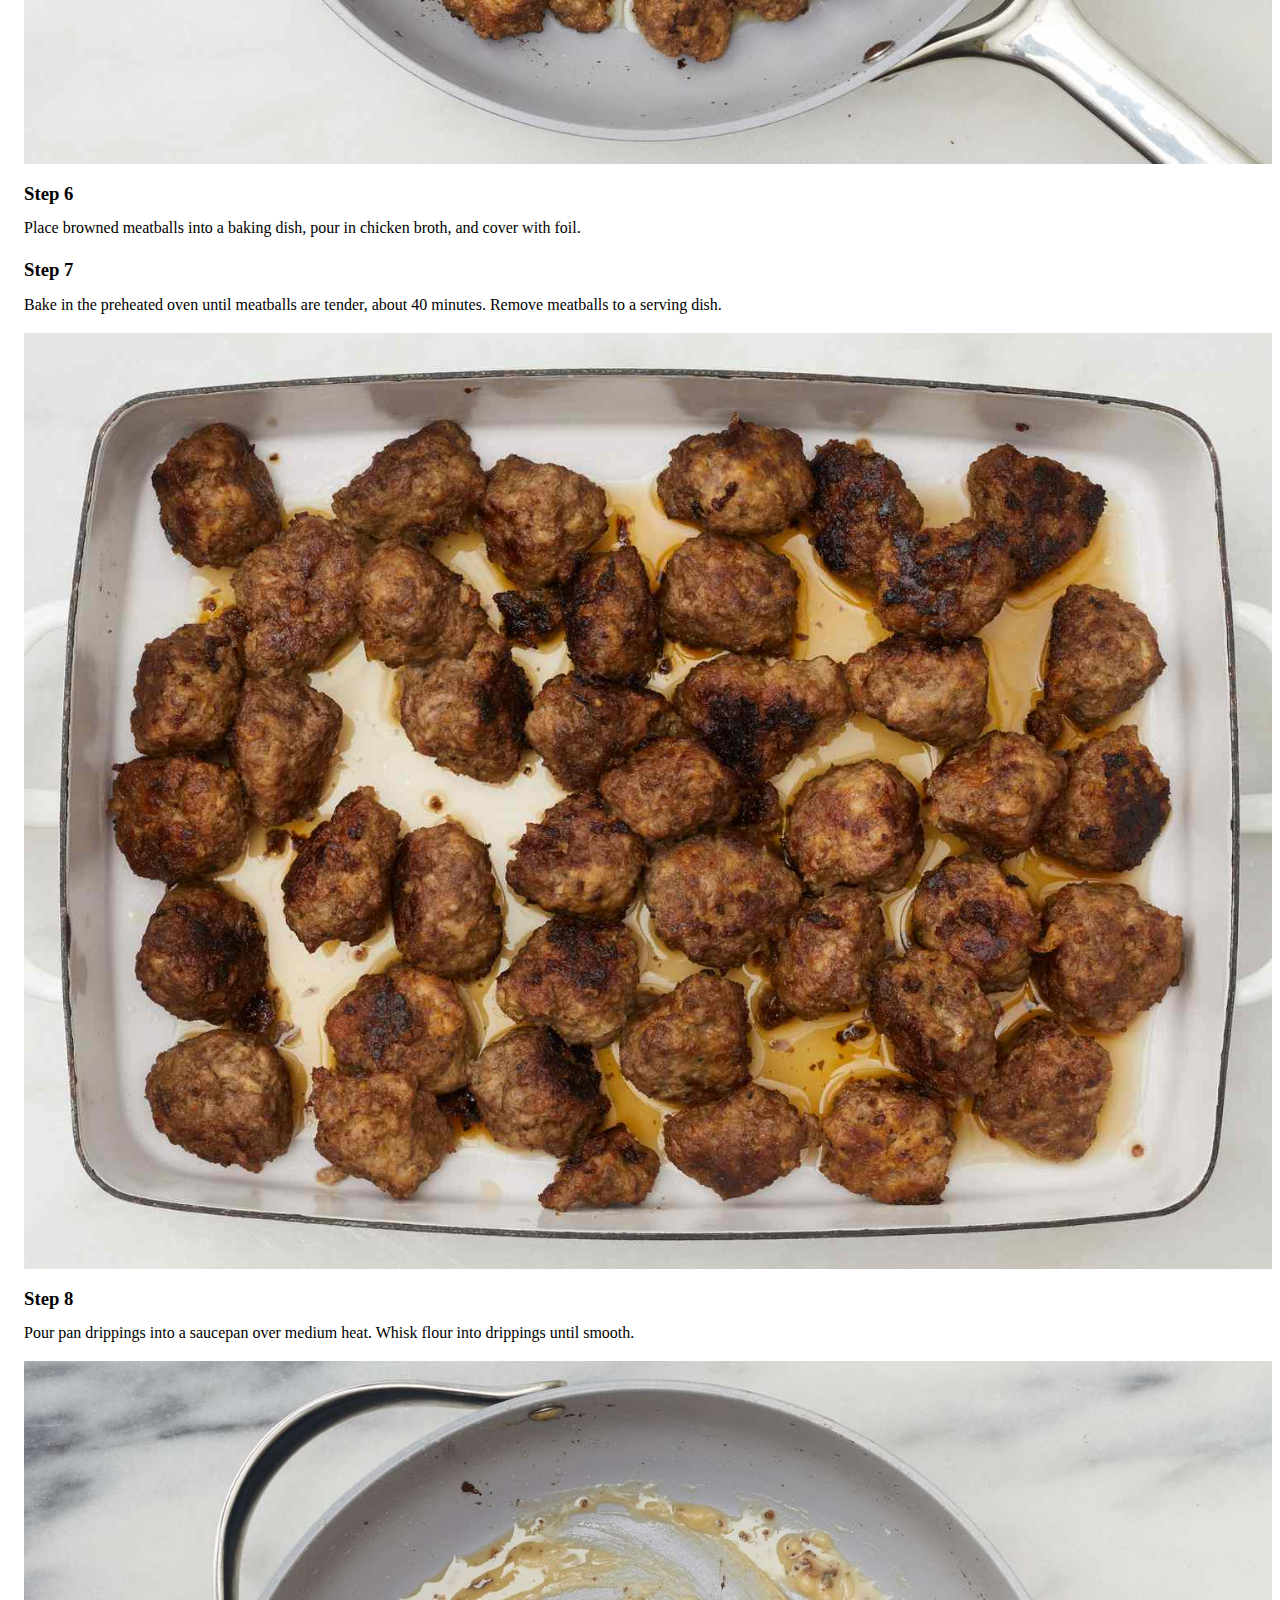
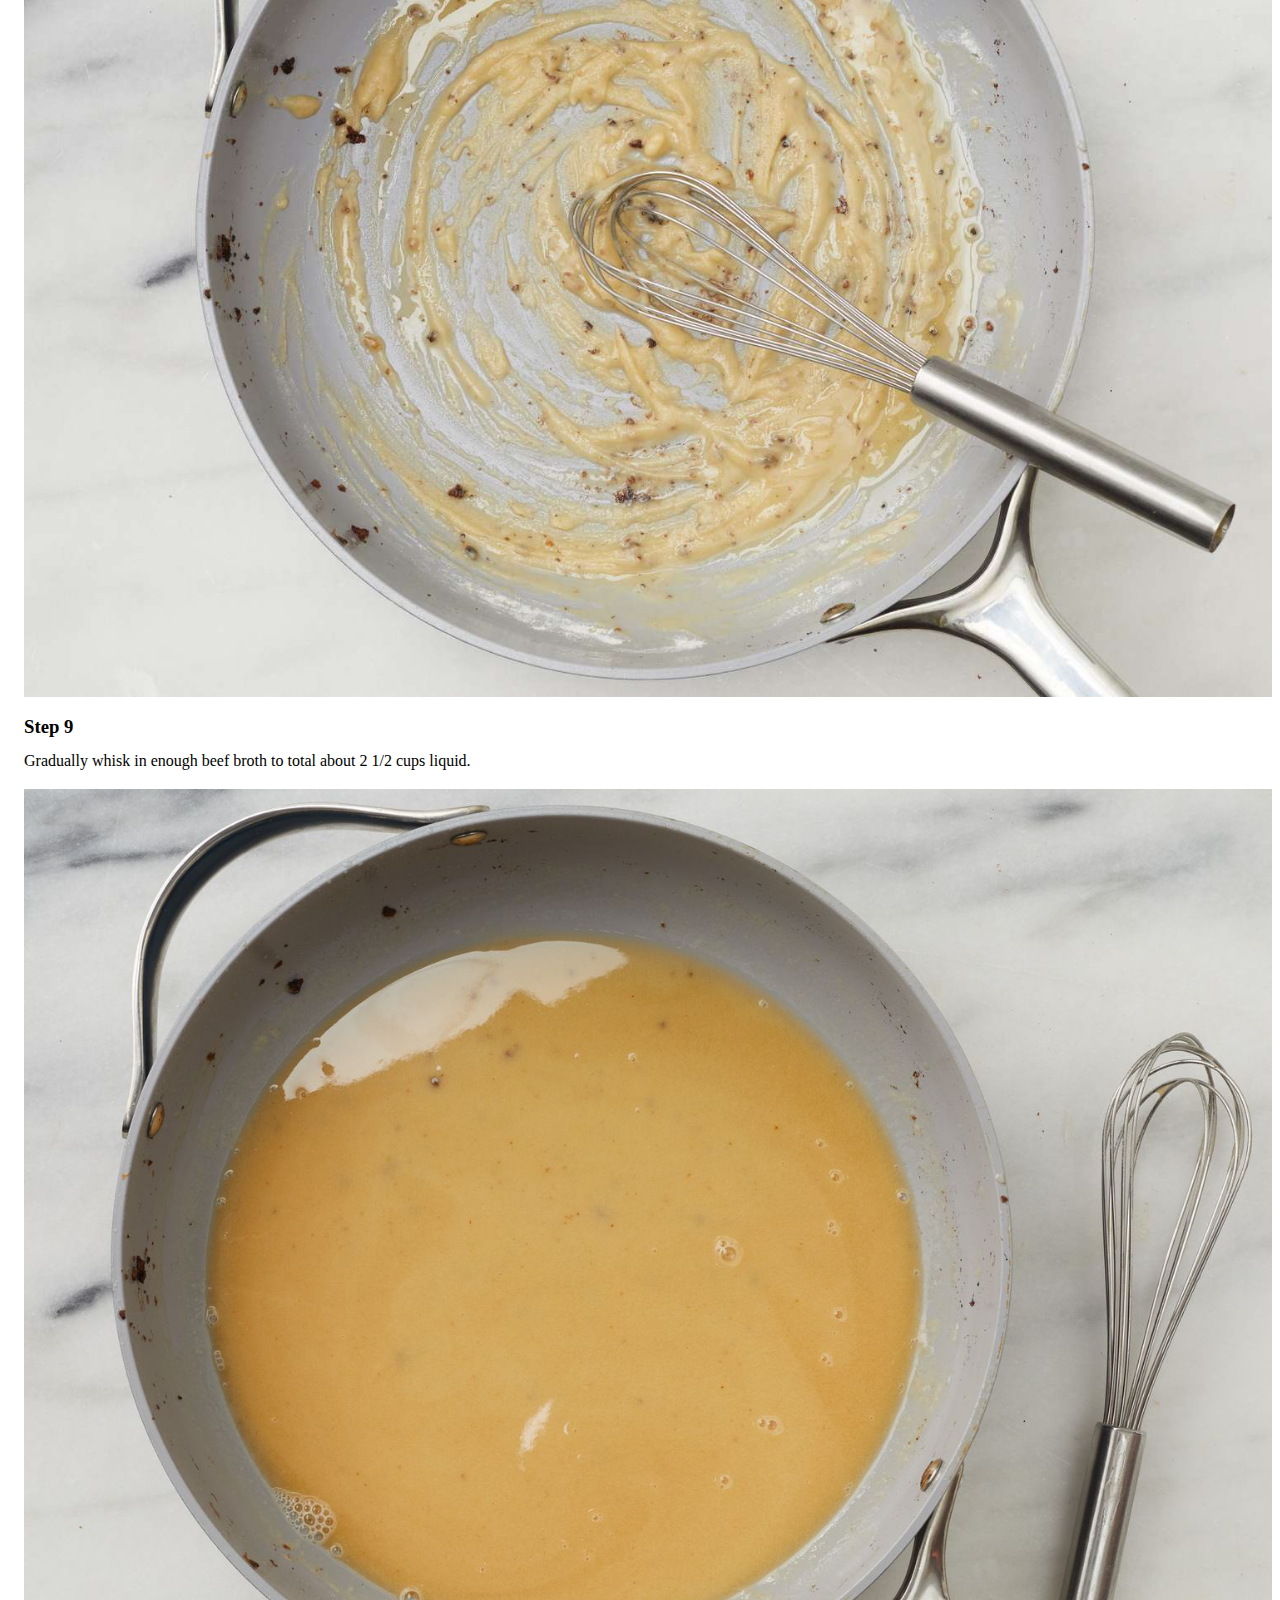
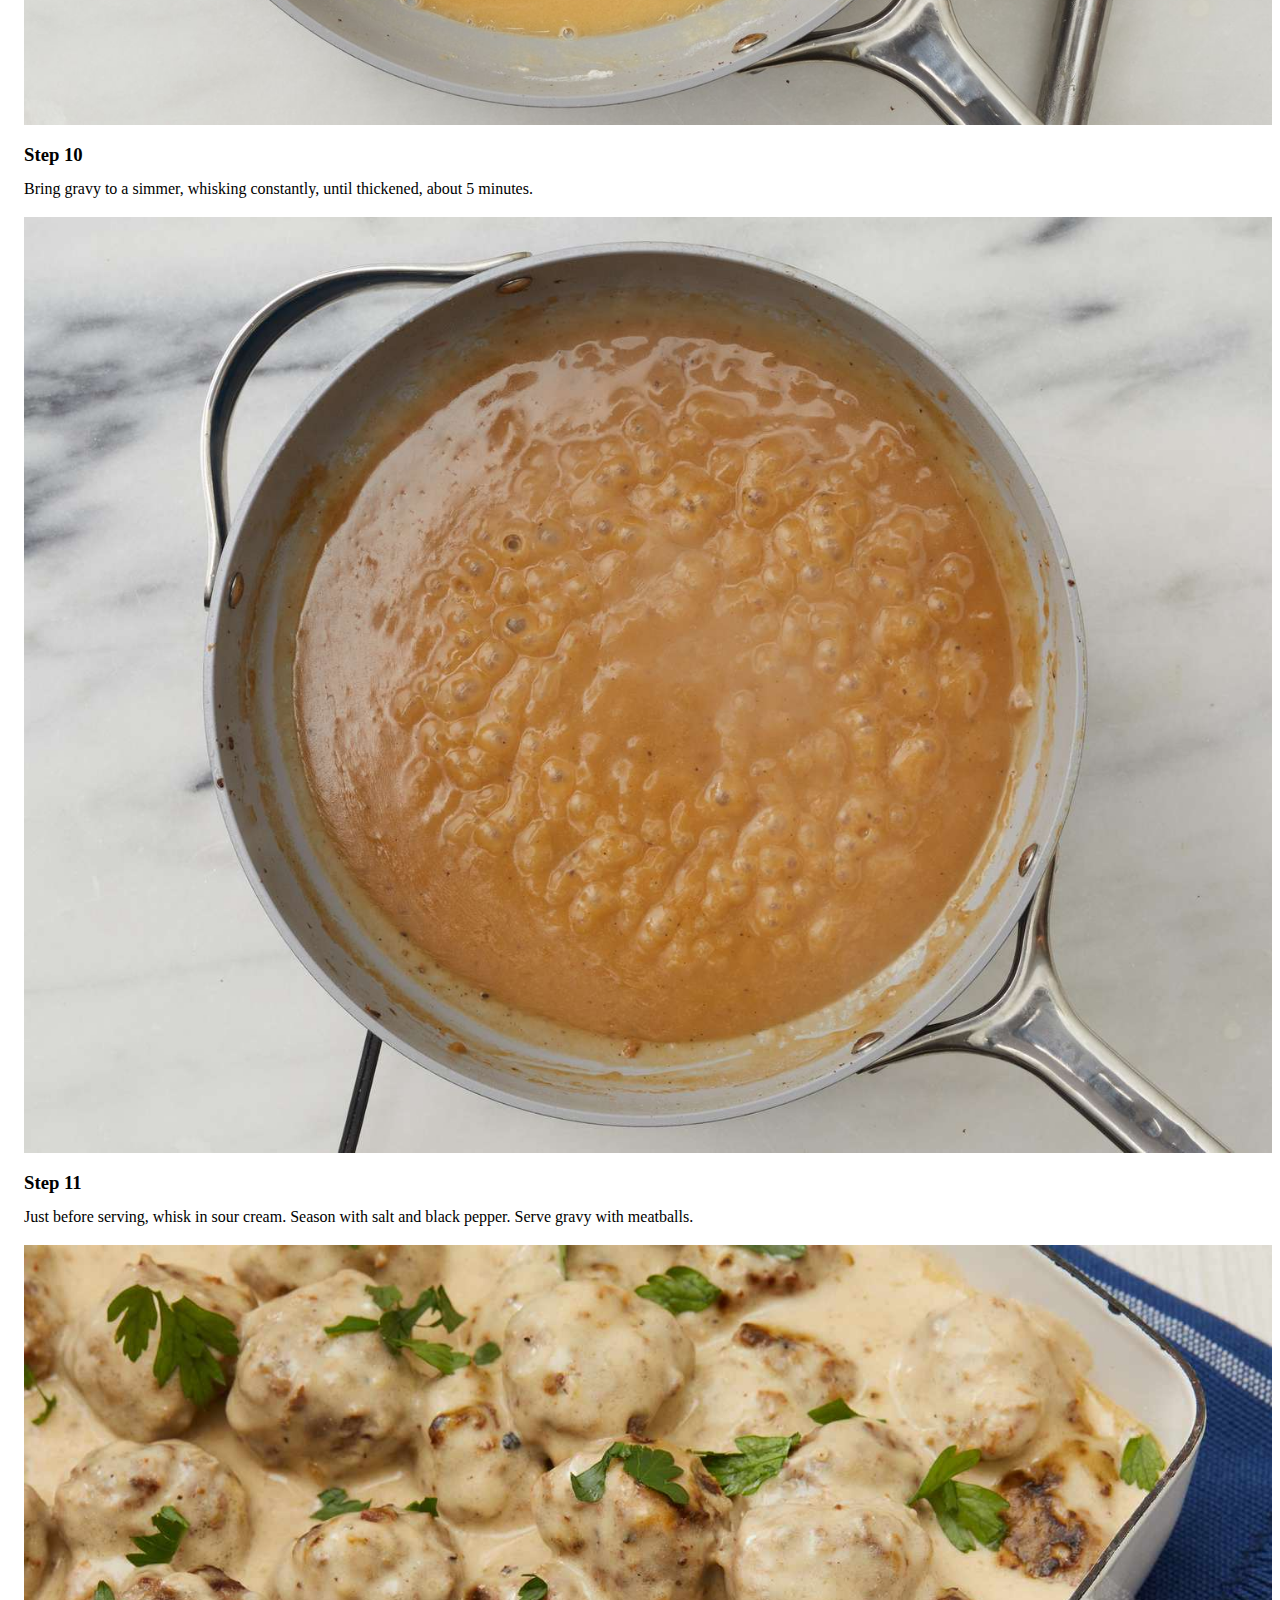
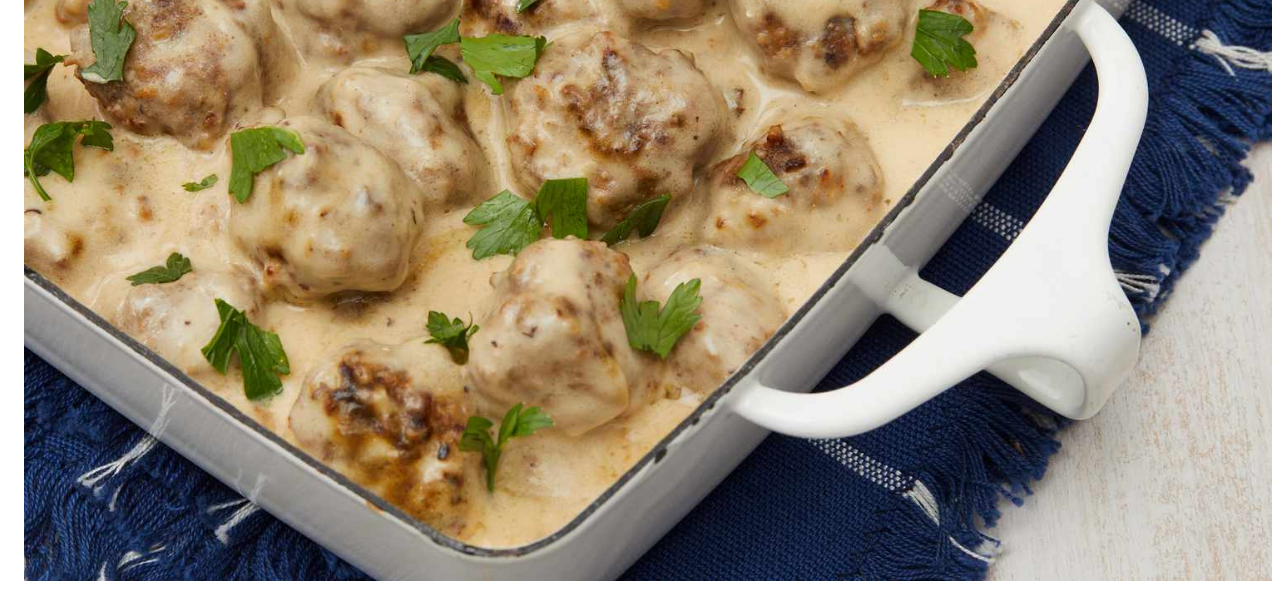
<file: recipes/Swedish-meatballs.html>
<!DOCTYPE html>
<html lang="en">
<head>
    <link rel="stylesheet" href="styles-recipes.css">
    <meta charset="UTF-8">
    <meta name="viewport" content="width=device-width, initial-scale=1.0">
    <title>Swedish Meatballs</title>
</head>
<body>
    <h1>Swedish Meatballs (Svenska Kottbullar)</h1>
    <p>This Swedish meatball recipe is our family's Christmas tradition. We frequently double the recipe and keep it warm in a slow cooker. Worth the effort, and the meatballs are even better the next day! Reserve brown gravy and add sour cream to it the day you serve the leftovers.</p>
    <h2>Ingredients</h2>
    <ul>
        <li>2 slices day-old white bread, crumbled</li>
        <li>½ cup heavy cream</li>
        <li>1 teaspoon butter</li>
        <li>1 small onion, minced</li>
        <li>⅔ pound ground beef</li>
        <li>⅓ pound finely ground pork</li>
        <li>1 egg</li>
        <li>1 teaspoon salt</li>
        <li>¼ teaspoon ground black pepper</li>
        <li>¼ teaspoon ground nutmeg</li>
        <li>¼ teaspoon ground allspice</li>
        <li>⅛ teaspoon ground ginger (Optional)</li>
        <li>1 tablespoon butter</li>
        <li>¼ cup chicken broth</li>
        <li>3 tablespoons all-purpose flour, or as needed</li>
        <li>2 cups beef broth, or as needed</li>
        <li>½ (8 ounce) container sour cream</li>
    </ul>
    <h2>Directions</h2>
        <h3>Step 1</h3>
            <p>Preheat the oven to 350 degrees F (175 degrees C).</p>
        <h3>Step 2</h3>
            <p>Place bread crumbs into a small bowl; mix in cream. Allow to stand until crumbs absorb cream, about 10 minutes.</p>
                <img src="Pictures/Swedish-balls-pictures/216564-swedish-meatballs-svenska-kottbullar-ddmfs-step1-045-4x3-269e28a7d5394bda84028d02b39ee8da.jpg" alt="Bread Crumbs on bowl">
        <h3>Step 3</h3>
            <p>Meanwhile, melt 1 teaspoon butter in a skillet over medium heat; cook and stir onion until light brown, about 10 minutes. Transfer onion to a mixing bowl.</p>
                <img src="Pictures/Swedish-balls-pictures/Swedish pan.jpeg" alt="Cooked potato on pan">
        <h3>Step 4</h3>
            <p>Mix ground beef, ground pork, egg, brown sugar, salt, black pepper, nutmeg, allspice, and ginger with onion in the mixing bowl. Lightly mix in bread crumbs and cream.</p>
                <img src="Pictures/Swedish-balls-pictures/Ground beef.jpeg" alt="Ground beef on bowl">
        <h3>Step 5 </h3>
            <p>Melt 1 tablespoon butter in a large skillet over medium heat. Pinch off about 1 1/2 tablespoon meat mixture per meatball; form into balls. Place meatballs into the skillet and cook, turning often, until browned, about 5 minutes. Insides of meatballs will still be pink.</p>
                <img src="Pictures/Swedish-balls-pictures/Cooked Swedish Balls.jpeg" alt="Cooked Swedish Balls on pan">
        <h3>Step 6</h3>
            <p>Place browned meatballs into a baking dish, pour in chicken broth, and cover with foil.</p>
        <h3>Step 7</h3>
            <p>Bake in the preheated oven until meatballs are tender, about 40 minutes. Remove meatballs to a serving dish.</p>
                <img src="Pictures/Swedish-balls-pictures/Oven Swedish balls.jpeg" alt="Swedish Balls on oven">
        <h3>Step 8</h3>
            <p>Pour pan drippings into a saucepan over medium heat. Whisk flour into drippings until smooth.</p>
                <img src="Pictures/Swedish-balls-pictures/Pan sauce.jpeg" alt="Wishked sauce of Swedish Balls">
        <h3>Step 9 </h3>
            <p>Gradually whisk in enough beef broth to total about 2 1/2 cups liquid.</p>
                <img src="Pictures/Swedish-balls-pictures/Wet sauce.jpeg" alt="Beef broth on pan">
        <h3>Step 10</h3>
            <p>Bring gravy to a simmer, whisking constantly, until thickened, about 5 minutes.</p>
                <img src="Pictures/Swedish-balls-pictures/Cooked Sauce.jpeg" alt="Beef broth and gravy on pan">
        <h3>Step 11</h3>
            <p>Just before serving, whisk in sour cream. Season with salt and black pepper. Serve gravy with meatballs.</p>
                <img src="Pictures/Swedish-balls-pictures/Cooked Swedish Balls with Sauce.jpeg" alt="Completed Swedish balls with sauce">
    
</body>
</html>
</file>
<file: recipes/styles-recipes.css>
*,
*::before
*::after {
    box-sizing: border-box;
}

* {
    margin: 0.5rem;
}

html,
body {
    height: 100%;
}

body {
    line-height: 1.5;
    -webkit-font-smoothing: antialiased;
}
img,
picture,
video,
canvas,
svg {
    display: block;
    max-width: 100%;
   padding-bottom: 0.5rem;
}

input,
button,
textarea,
select {
    font: inherit;
}

p,
h1,
h2,
h3,
h4,
h5,
h6 {
    overflow-wrap: break-word;
}

p {
    margin-bottom: 1rem;
}

#root,
#__next {
    isolation: isolate;
}
</file>
